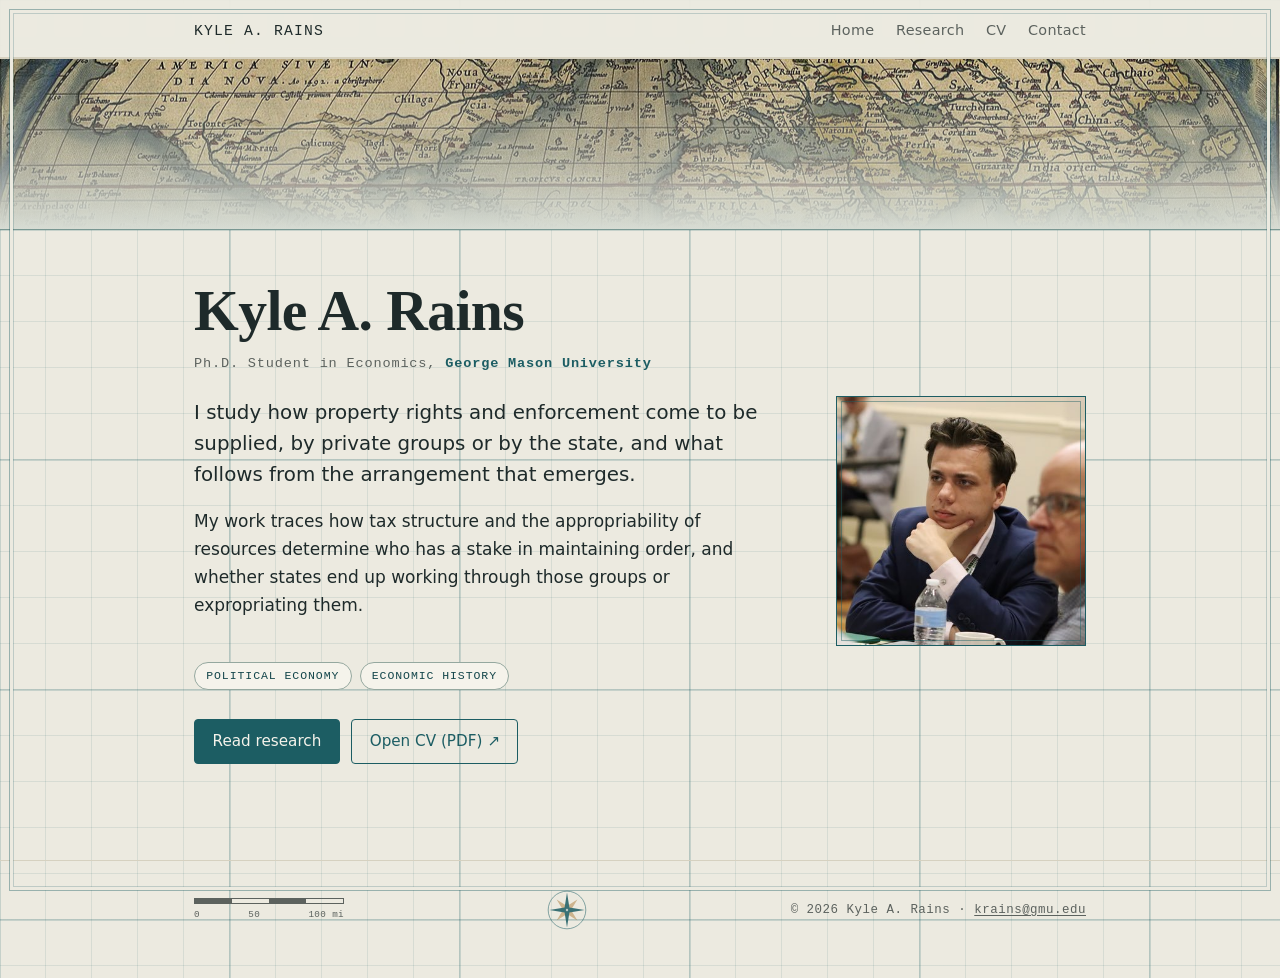
<file: index.html>
<!DOCTYPE html>
<html lang="en">
<head>
  <meta charset="UTF-8">
  <meta name="viewport" content="width=device-width, initial-scale=1.0">
  <title>Kyle A. Rains</title>
  <meta name="description" content="Kyle A. Rains is a PhD student in economics at George Mason University studying political economy and economic history — how property rights and enforcement are supplied by private groups or the state, and what follows.">
  <link rel="icon" href="/favicon.svg" type="image/svg+xml">
  <link rel="icon" type="image/png" href="/favicon.png">
  <link rel="apple-touch-icon" href="/favicon.png">
  <link rel="stylesheet" href="/style.css?v=2">
</head>
<body>

  <header class="site-header">
    <div class="wrap">
      <nav class="nav" aria-label="Primary">
        <a class="brand" href="/">Kyle&nbsp;A.&nbsp;Rains</a>
        <ul class="nav-links">
          <li><a href="/" aria-current="page">Home</a></li>
          <li><a href="/research">Research</a></li>
          <li><a href="/cv">CV</a></li>
          <li><a href="/contact">Contact</a></li>
        </ul>
      </nav>
    </div>
  </header>

  <div class="masthead" role="img" aria-label="Detail from Abraham Ortelius's 1570 world map, Typus Orbis Terrarum" title="Abraham Ortelius, Typus Orbis Terrarum (1570) · public domain"></div>

  <main>
    <div class="wrap">
      <section class="hero">
        <div class="hero-intro">
          <div class="hero-media">
            <div class="portrait-frame">
              <img src="/portrait.jpg" alt="Portrait of Kyle A. Rains" width="250" height="250">
            </div>
          </div>
          <div class="hero-text">
            <h1>Kyle A. Rains</h1>
            <p class="role">Ph.D. Student in Economics, <strong>George Mason University</strong></p>
            <p class="lead">
              I study how property rights and enforcement come to be supplied, by private
              groups or by the state, and what follows from the arrangement that emerges.
            </p>
            <p>
              My work traces how tax structure and the appropriability of resources determine
              who has a stake in maintaining order, and whether states end up working through
              those groups or expropriating them.
            </p>
            <ul class="fields">
              <li>Political Economy</li>
              <li>Economic History</li>
            </ul>
            <div class="actions">
              <a class="btn btn-primary" href="/research">Read research</a>
              <a class="btn btn-ghost" href="/cv.pdf" target="_blank" rel="noopener">Open CV (PDF) ↗</a>
            </div>
          </div>
        </div>
      </section>
    </div>
  </main>

  <footer class="site-footer">
    <div class="wrap">
      <div class="scalebar" aria-hidden="true">
        <div class="bar"><span></span><span></span><span></span><span></span></div>
        <div class="ticks"><span>0</span><span>50</span><span>100&nbsp;mi</span></div>
      </div>
      <svg class="rose" viewBox="0 0 100 100" role="img" aria-label="Compass rose">
        <circle cx="50" cy="50" r="47" fill="none" stroke="currentColor" stroke-width="1.5"></circle>
        <polygon points="76,24 60,50 76,76 50,60 24,76 40,50 24,24 50,40" fill="#A9772F" fill-opacity="0.55"></polygon>
        <polygon points="50,6 56,44 94,50 56,56 50,94 44,56 6,50 44,44" fill="currentColor"></polygon>
        <circle cx="50" cy="50" r="3" fill="#ECEAE0" stroke="currentColor" stroke-width="0.8"></circle>
      </svg>
      <span>© 2026 Kyle A. Rains · <a href="mailto:krains@gmu.edu">krains@gmu.edu</a></span>
    </div>
  </footer>

</body>
</html>
</file>
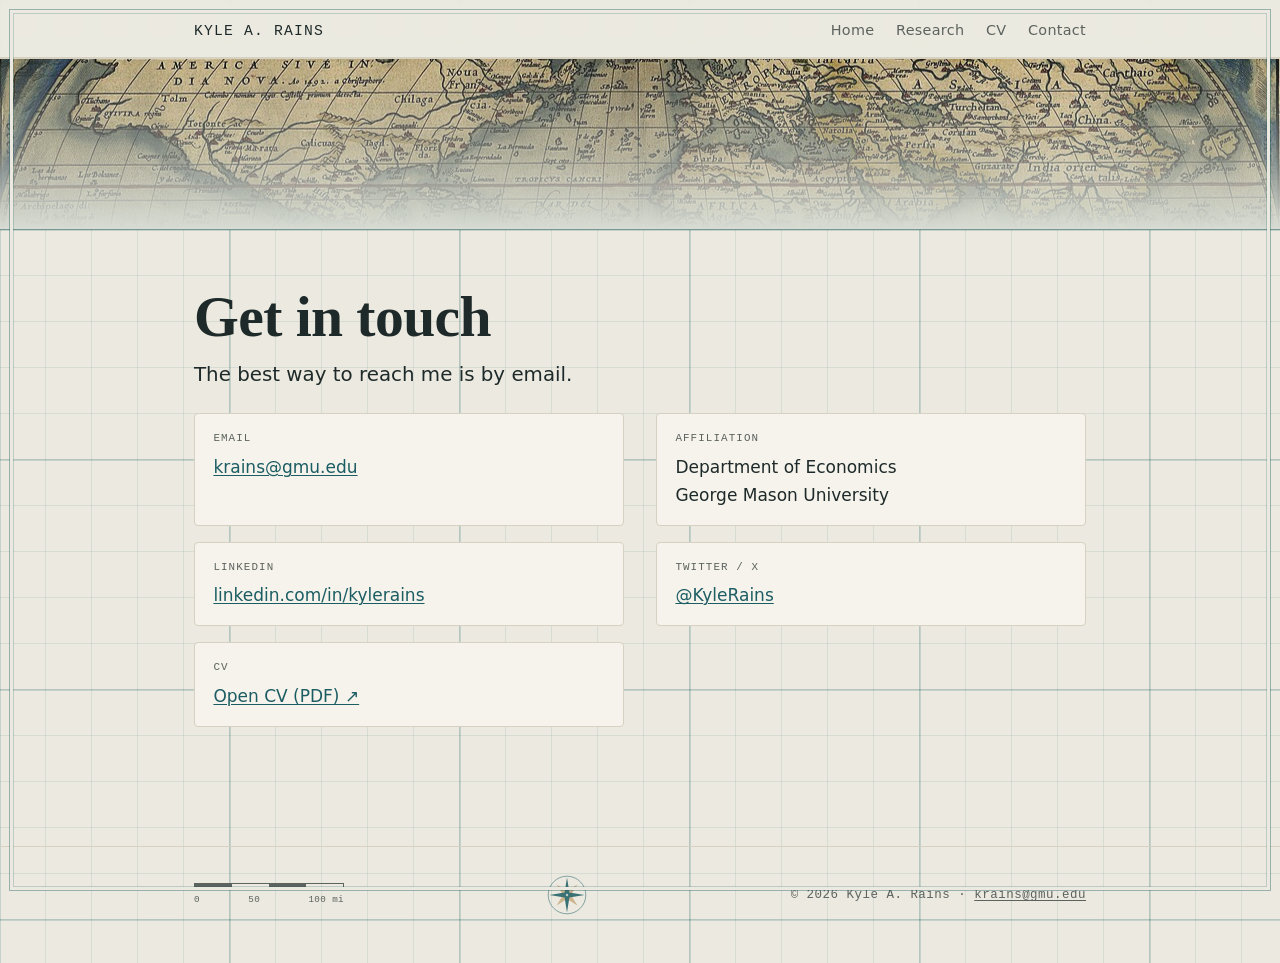
<file: contact.html>
<!DOCTYPE html>
<html lang="en">
<head>
  <meta charset="UTF-8">
  <meta name="viewport" content="width=device-width, initial-scale=1.0">
  <title>Contact — Kyle A. Rains</title>
  <meta name="description" content="Contact information for Kyle A. Rains.">
  <link rel="icon" href="/favicon.svg" type="image/svg+xml">
  <link rel="icon" type="image/png" href="/favicon.png">
  <link rel="apple-touch-icon" href="/favicon.png">
  <link rel="stylesheet" href="/style.css?v=2">
</head>
<body>

  <header class="site-header">
    <div class="wrap">
      <nav class="nav" aria-label="Primary">
        <a class="brand" href="/">Kyle&nbsp;A.&nbsp;Rains</a>
        <ul class="nav-links">
          <li><a href="/">Home</a></li>
          <li><a href="/research">Research</a></li>
          <li><a href="/cv">CV</a></li>
          <li><a href="/contact" aria-current="page">Contact</a></li>
        </ul>
      </nav>
    </div>
  </header>

  <div class="masthead" role="img" aria-label="Detail from Abraham Ortelius's 1570 world map, Typus Orbis Terrarum" title="Abraham Ortelius, Typus Orbis Terrarum (1570) · public domain"></div>

  <main>
    <div class="wrap">
      <section class="section" style="border-top:none;">
        <h1>Get in touch</h1>
        <p class="lead">The best way to reach me is by email.</p>
        <div class="contact-grid">
          <div class="contact-card">
            <p class="label">Email</p>
            <p><a href="mailto:krains@gmu.edu">krains@gmu.edu</a></p>
          </div>
          <div class="contact-card">
            <p class="label">Affiliation</p>
            <p>Department of Economics<br>George Mason University</p>
          </div>
          <div class="contact-card">
            <p class="label">LinkedIn</p>
            <p><a href="https://www.linkedin.com/in/kylerains/" rel="me">linkedin.com/in/kylerains</a></p>
          </div>
          <div class="contact-card">
            <p class="label">Twitter / X</p>
            <p><a href="https://x.com/KyleRains" rel="me">@KyleRains</a></p>
          </div>
          <div class="contact-card">
            <p class="label">CV</p>
            <p><a href="/cv.pdf" target="_blank" rel="noopener">Open CV (PDF) ↗</a></p>
          </div>
        </div>
      </section>
    </div>
  </main>

  <footer class="site-footer">
    <div class="wrap">
      <div class="scalebar" aria-hidden="true">
        <div class="bar"><span></span><span></span><span></span><span></span></div>
        <div class="ticks"><span>0</span><span>50</span><span>100&nbsp;mi</span></div>
      </div>
      <svg class="rose" viewBox="0 0 100 100" role="img" aria-label="Compass rose">
        <circle cx="50" cy="50" r="47" fill="none" stroke="currentColor" stroke-width="1.5"></circle>
        <polygon points="76,24 60,50 76,76 50,60 24,76 40,50 24,24 50,40" fill="#A9772F" fill-opacity="0.55"></polygon>
        <polygon points="50,6 56,44 94,50 56,56 50,94 44,56 6,50 44,44" fill="currentColor"></polygon>
        <circle cx="50" cy="50" r="3" fill="#ECEAE0" stroke="currentColor" stroke-width="0.8"></circle>
      </svg>
      <span>© 2026 Kyle A. Rains · <a href="mailto:krains@gmu.edu">krains@gmu.edu</a></span>
    </div>
  </footer>

</body>
</html>
</file>
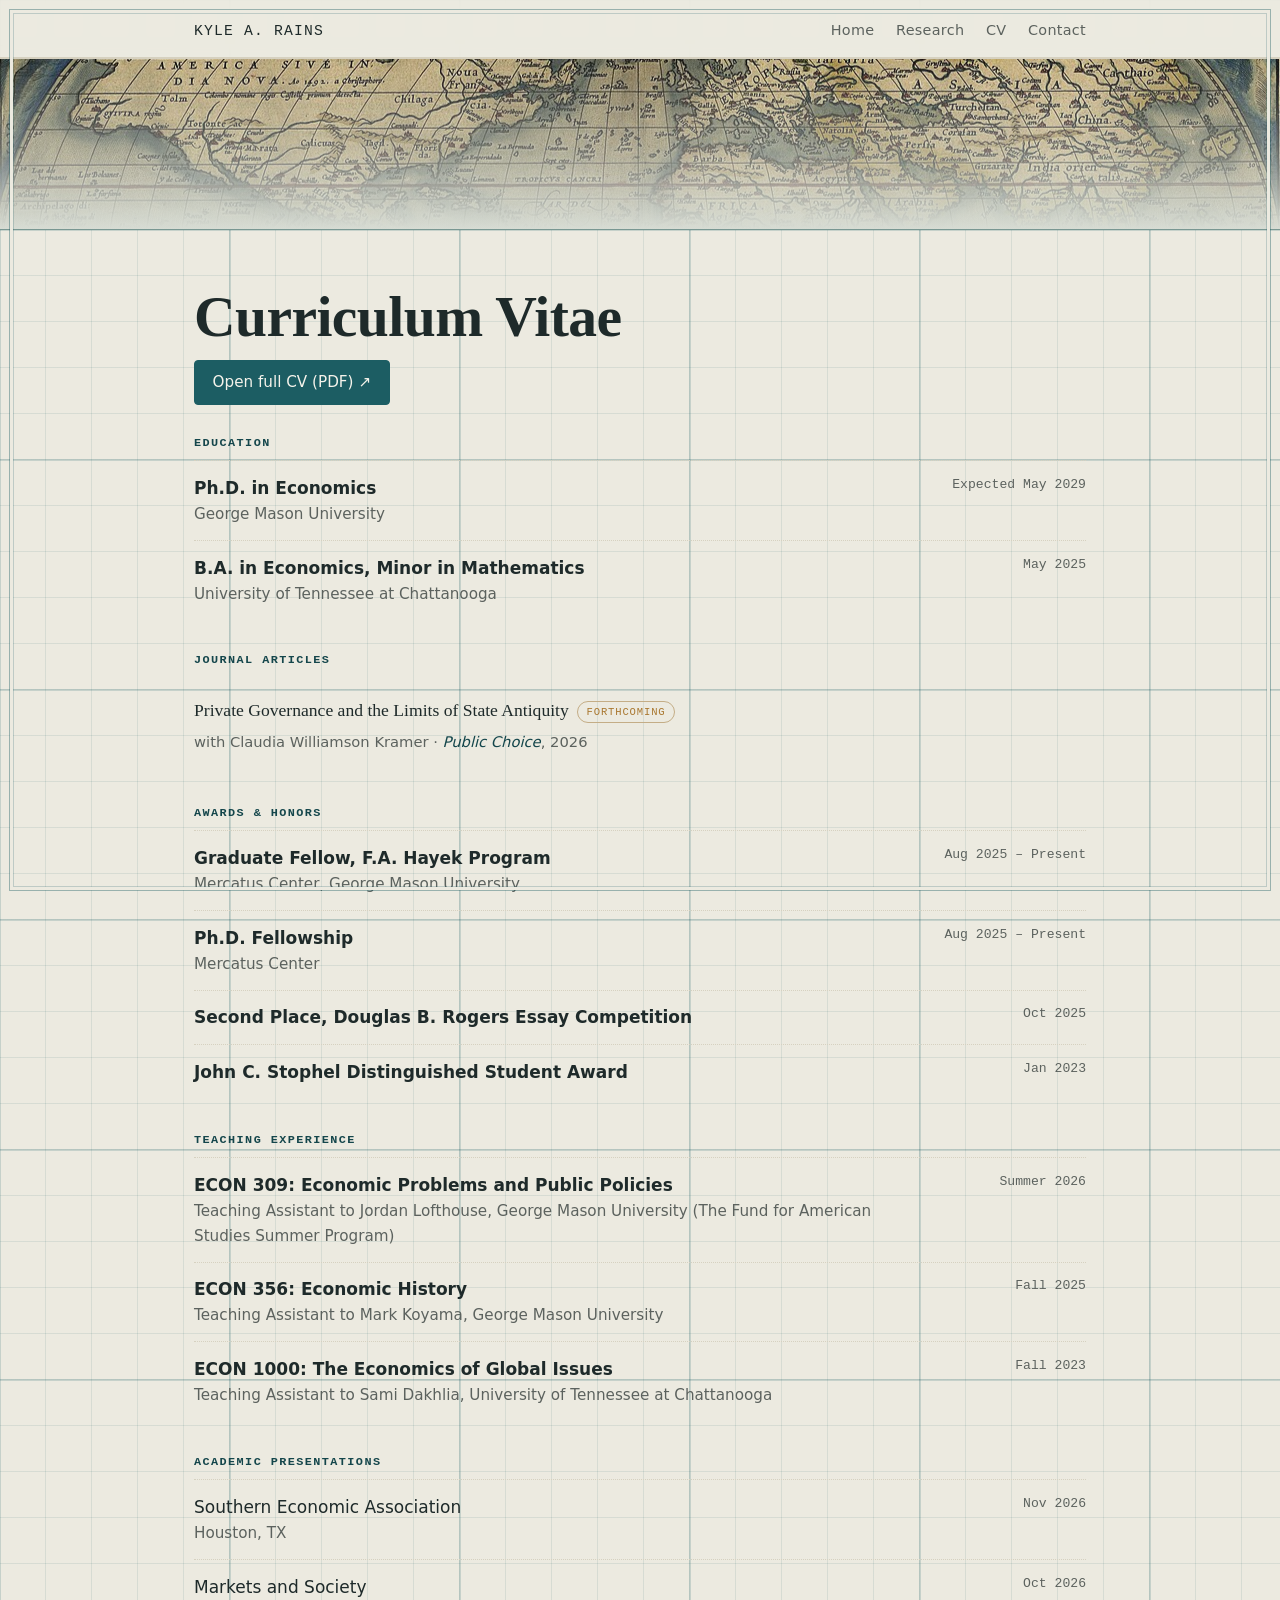
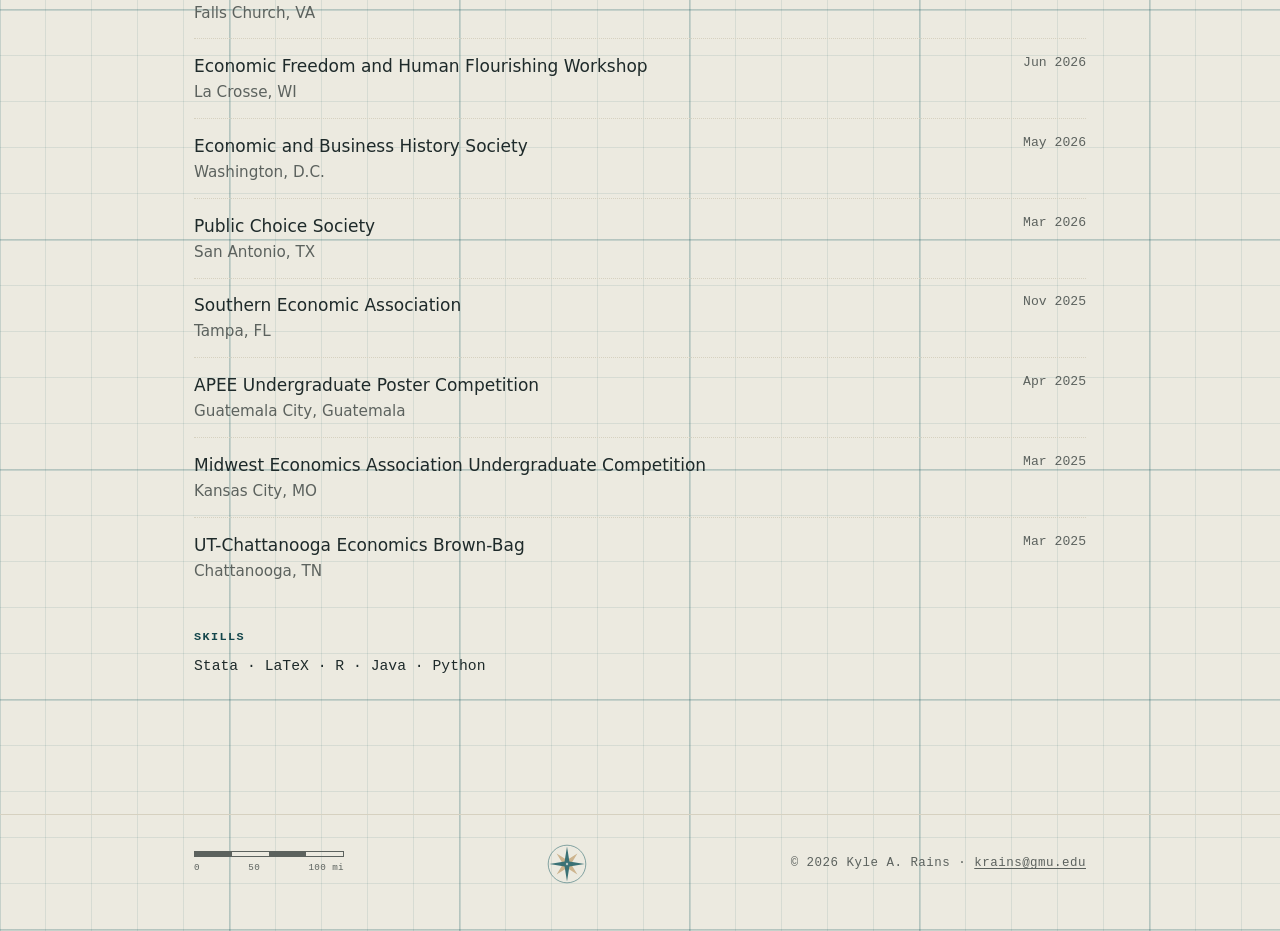
<file: cv.html>
<!DOCTYPE html>
<html lang="en">
<head>
  <meta charset="UTF-8">
  <meta name="viewport" content="width=device-width, initial-scale=1.0">
  <title>CV — Kyle A. Rains</title>
  <meta name="description" content="Curriculum vitae of Kyle A. Rains, PhD student in economics at George Mason University.">
  <link rel="icon" href="/favicon.svg" type="image/svg+xml">
  <link rel="icon" type="image/png" href="/favicon.png">
  <link rel="apple-touch-icon" href="/favicon.png">
  <link rel="stylesheet" href="/style.css?v=2">
</head>
<body>

  <header class="site-header">
    <div class="wrap">
      <nav class="nav" aria-label="Primary">
        <a class="brand" href="/">Kyle&nbsp;A.&nbsp;Rains</a>
        <ul class="nav-links">
          <li><a href="/">Home</a></li>
          <li><a href="/research">Research</a></li>
          <li><a href="/cv" aria-current="page">CV</a></li>
          <li><a href="/contact">Contact</a></li>
        </ul>
      </nav>
    </div>
  </header>

  <div class="masthead" role="img" aria-label="Detail from Abraham Ortelius's 1570 world map, Typus Orbis Terrarum" title="Abraham Ortelius, Typus Orbis Terrarum (1570) · public domain"></div>

  <main>
    <div class="wrap">
      <section class="section" style="border-top:none;">
        <h1>Curriculum Vitae</h1>
        <div class="actions" style="margin-top:0;margin-bottom:1.8rem;">
          <a class="btn btn-primary" href="/cv.pdf" target="_blank" rel="noopener">Open full CV (PDF) ↗</a>
        </div>

        <p class="subhead">Education</p>
        <div class="cv-row">
          <div class="cv-detail"><strong>Ph.D. in Economics</strong><span>George Mason University</span></div>
          <div class="cv-date">Expected May 2029</div>
        </div>
        <div class="cv-row">
          <div class="cv-detail"><strong>B.A. in Economics, Minor in Mathematics</strong><span>University of Tennessee at Chattanooga</span></div>
          <div class="cv-date">May 2025</div>
        </div>

        <p class="subhead">Journal Articles</p>
        <ul class="pub-list">
          <li class="pub">
            <p class="pub-title">Private Governance and the Limits of State Antiquity<span class="tag">Forthcoming</span></p>
            <p class="pub-meta">with Claudia Williamson Kramer · <em>Public Choice</em>, 2026</p>
          </li>
        </ul>

        <p class="subhead">Awards &amp; Honors</p>
        <div class="cv-row">
          <div class="cv-detail"><strong>Graduate Fellow, F.A. Hayek Program</strong><span>Mercatus Center, George Mason University</span></div>
          <div class="cv-date">Aug 2025 – Present</div>
        </div>
        <div class="cv-row">
          <div class="cv-detail"><strong>Ph.D. Fellowship</strong><span>Mercatus Center</span></div>
          <div class="cv-date">Aug 2025 – Present</div>
        </div>
        <div class="cv-row">
          <div class="cv-detail"><strong>Second Place, Douglas B. Rogers Essay Competition</strong></div>
          <div class="cv-date">Oct 2025</div>
        </div>
        <div class="cv-row">
          <div class="cv-detail"><strong>John C. Stophel Distinguished Student Award</strong></div>
          <div class="cv-date">Jan 2023</div>
        </div>

        <p class="subhead">Teaching Experience</p>
        <div class="cv-row">
          <div class="cv-detail"><strong>ECON 309: Economic Problems and Public Policies</strong><span>Teaching Assistant to Jordan Lofthouse, George Mason University (The Fund for American Studies Summer Program)</span></div>
          <div class="cv-date">Summer 2026</div>
        </div>
        <div class="cv-row">
          <div class="cv-detail"><strong>ECON 356: Economic History</strong><span>Teaching Assistant to Mark Koyama, George Mason University</span></div>
          <div class="cv-date">Fall 2025</div>
        </div>
        <div class="cv-row">
          <div class="cv-detail"><strong>ECON 1000: The Economics of Global Issues</strong><span>Teaching Assistant to Sami Dakhlia, University of Tennessee at Chattanooga</span></div>
          <div class="cv-date">Fall 2023</div>
        </div>

        <p class="subhead">Academic Presentations</p>
        <div class="cv-row"><div class="cv-detail">Southern Economic Association<span>Houston, TX</span></div><div class="cv-date">Nov 2026</div></div>
        <div class="cv-row"><div class="cv-detail">Markets and Society<span>Falls Church, VA</span></div><div class="cv-date">Oct 2026</div></div>
        <div class="cv-row"><div class="cv-detail">Economic Freedom and Human Flourishing Workshop<span>La Crosse, WI</span></div><div class="cv-date">Jun 2026</div></div>
        <div class="cv-row"><div class="cv-detail">Economic and Business History Society<span>Washington, D.C.</span></div><div class="cv-date">May 2026</div></div>
        <div class="cv-row"><div class="cv-detail">Public Choice Society<span>San Antonio, TX</span></div><div class="cv-date">Mar 2026</div></div>
        <div class="cv-row"><div class="cv-detail">Southern Economic Association<span>Tampa, FL</span></div><div class="cv-date">Nov 2025</div></div>
        <div class="cv-row"><div class="cv-detail">APEE Undergraduate Poster Competition<span>Guatemala City, Guatemala</span></div><div class="cv-date">Apr 2025</div></div>
        <div class="cv-row"><div class="cv-detail">Midwest Economics Association Undergraduate Competition<span>Kansas City, MO</span></div><div class="cv-date">Mar 2025</div></div>
        <div class="cv-row"><div class="cv-detail">UT-Chattanooga Economics Brown-Bag<span>Chattanooga, TN</span></div><div class="cv-date">Mar 2025</div></div>

        <p class="subhead">Skills</p>
        <p class="skills">Stata · LaTeX · R · Java · Python</p>
      </section>
    </div>
  </main>

  <footer class="site-footer">
    <div class="wrap">
      <div class="scalebar" aria-hidden="true">
        <div class="bar"><span></span><span></span><span></span><span></span></div>
        <div class="ticks"><span>0</span><span>50</span><span>100&nbsp;mi</span></div>
      </div>
      <svg class="rose" viewBox="0 0 100 100" role="img" aria-label="Compass rose">
        <circle cx="50" cy="50" r="47" fill="none" stroke="currentColor" stroke-width="1.5"></circle>
        <polygon points="76,24 60,50 76,76 50,60 24,76 40,50 24,24 50,40" fill="#A9772F" fill-opacity="0.55"></polygon>
        <polygon points="50,6 56,44 94,50 56,56 50,94 44,56 6,50 44,44" fill="currentColor"></polygon>
        <circle cx="50" cy="50" r="3" fill="#ECEAE0" stroke="currentColor" stroke-width="0.8"></circle>
      </svg>
      <span>© 2026 Kyle A. Rains · <a href="mailto:krains@gmu.edu">krains@gmu.edu</a></span>
    </div>
  </footer>

</body>
</html>
</file>
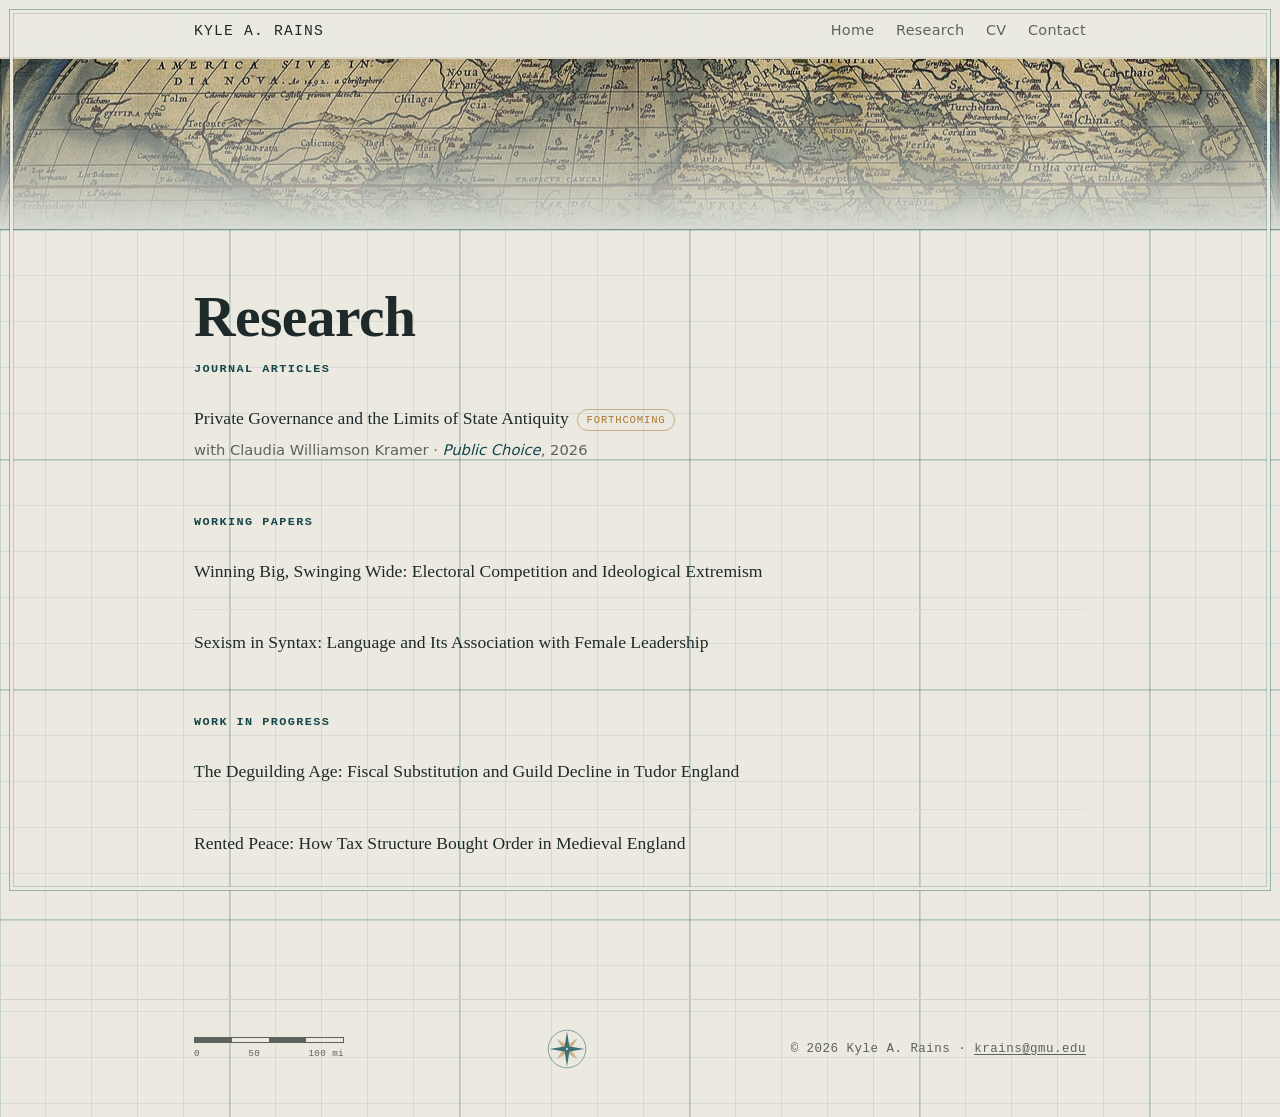
<file: research.html>
<!DOCTYPE html>
<html lang="en">
<head>
  <meta charset="UTF-8">
  <meta name="viewport" content="width=device-width, initial-scale=1.0">
  <title>Research — Kyle A. Rains</title>
  <meta name="description" content="Research by Kyle A. Rains in political economy and economic history.">
  <link rel="icon" href="/favicon.svg" type="image/svg+xml">
  <link rel="icon" type="image/png" href="/favicon.png">
  <link rel="apple-touch-icon" href="/favicon.png">
  <link rel="stylesheet" href="/style.css?v=2">
</head>
<body>

  <header class="site-header">
    <div class="wrap">
      <nav class="nav" aria-label="Primary">
        <a class="brand" href="/">Kyle&nbsp;A.&nbsp;Rains</a>
        <ul class="nav-links">
          <li><a href="/">Home</a></li>
          <li><a href="/research" aria-current="page">Research</a></li>
          <li><a href="/cv">CV</a></li>
          <li><a href="/contact">Contact</a></li>
        </ul>
      </nav>
    </div>
  </header>

  <div class="masthead" role="img" aria-label="Detail from Abraham Ortelius's 1570 world map, Typus Orbis Terrarum" title="Abraham Ortelius, Typus Orbis Terrarum (1570) · public domain"></div>

  <main>
    <div class="wrap">
      <section class="section" style="border-top:none;">
        <h1>Research</h1>

        <p class="subhead">Journal Articles</p>
        <ul class="pub-list">
          <li class="pub">
            <p class="pub-title">Private Governance and the Limits of State Antiquity<span class="tag">Forthcoming</span></p>
            <p class="pub-meta">with Claudia Williamson Kramer · <em>Public Choice</em>, 2026</p>
          </li>
        </ul>

        <p class="subhead">Working Papers</p>
        <ul class="pub-list">
          <li class="pub"><p class="pub-title">Winning Big, Swinging Wide: Electoral Competition and Ideological Extremism</p></li>
          <li class="pub"><p class="pub-title">Sexism in Syntax: Language and Its Association with Female Leadership</p></li>
        </ul>

        <p class="subhead">Work in Progress</p>
        <ul class="pub-list">
          <li class="pub"><p class="pub-title">The Deguilding Age: Fiscal Substitution and Guild Decline in Tudor England</p></li>
          <li class="pub"><p class="pub-title">Rented Peace: How Tax Structure Bought Order in Medieval England</p></li>
        </ul>
      </section>
    </div>
  </main>

  <footer class="site-footer">
    <div class="wrap">
      <div class="scalebar" aria-hidden="true">
        <div class="bar"><span></span><span></span><span></span><span></span></div>
        <div class="ticks"><span>0</span><span>50</span><span>100&nbsp;mi</span></div>
      </div>
      <svg class="rose" viewBox="0 0 100 100" role="img" aria-label="Compass rose">
        <circle cx="50" cy="50" r="47" fill="none" stroke="currentColor" stroke-width="1.5"></circle>
        <polygon points="76,24 60,50 76,76 50,60 24,76 40,50 24,24 50,40" fill="#A9772F" fill-opacity="0.55"></polygon>
        <polygon points="50,6 56,44 94,50 56,56 50,94 44,56 6,50 44,44" fill="currentColor"></polygon>
        <circle cx="50" cy="50" r="3" fill="#ECEAE0" stroke="currentColor" stroke-width="0.8"></circle>
      </svg>
      <span>© 2026 Kyle A. Rains · <a href="mailto:krains@gmu.edu">krains@gmu.edu</a></span>
    </div>
  </footer>

</body>
</html>
</file>
<file: style.css>
/* ============================================================
   Kyle A. Rains — cartographic theme
   A deliberately single, light "survey map" look:
   parchment ground, faint coordinate graticule, teal ink,
   monospace map labels. Edit colors/type in the tokens below.
   ============================================================ */

:root {
  /* palette — aged survey map */
  --paper:      #ECEAE0;   /* parchment ground              */
  --surface:    #F5F3EB;   /* raised panels                 */
  --ink:        #1E2A2A;   /* dark teal-charcoal text       */
  --muted:      #5C625E;   /* secondary text                */
  --line:       #D6D1C0;   /* contour hairlines             */
  --teal:       #1C5D63;   /* primary ink (links, headings) */
  --teal-deep:  #14464B;
  --sea:        #3E7C83;   /* lighter teal (hover)          */
  --brass:      #A9772F;   /* compass / marker accent       */
  --grid:       rgba(28, 93, 99, 0.10);   /* graticule lines */
  --grid-major: rgba(28, 93, 99, 0.18);

  --font-serif: "Iowan Old Style", "Palatino Linotype", Palatino,
                "Book Antiqua", Georgia, serif;
  --font-sans:  system-ui, -apple-system, "Segoe UI", Roboto,
                Helvetica, Arial, sans-serif;
  --font-mono:  ui-monospace, "Cascadia Code", "Cascadia Mono",
                Consolas, "SFMono-Regular", Menlo, monospace;

  --measure: 66ch;
  --radius: 4px;
}

* { box-sizing: border-box; }

html {
  -webkit-text-size-adjust: 100%;
  color-scheme: light;   /* committed single (map) theme */
  scroll-behavior: smooth;
  scroll-padding-top: 5rem;
}
@media (prefers-reduced-motion: reduce) { html { scroll-behavior: auto; } }

body {
  margin: 0;
  color: var(--ink);
  font-family: var(--font-sans);
  font-size: 1.0625rem;
  line-height: 1.65;
  -webkit-font-smoothing: antialiased;
  text-rendering: optimizeLegibility;

  /* coordinate graticule over parchment */
  background-color: var(--paper);
  background-image:
    linear-gradient(var(--grid) 1px, transparent 1px),
    linear-gradient(90deg, var(--grid) 1px, transparent 1px),
    linear-gradient(var(--grid-major) 1.5px, transparent 1.5px),
    linear-gradient(90deg, var(--grid-major) 1.5px, transparent 1.5px);
  background-size: 46px 46px, 46px 46px, 230px 230px, 230px 230px;
  background-position: -1px -1px;
}

/* map "neatline" frame around the whole page */
body::after {
  content: ""; position: fixed; inset: 9px; pointer-events: none; z-index: 40;
  border: 1px solid color-mix(in srgb, var(--teal) 40%, transparent);
  box-shadow: inset 0 0 0 3px var(--paper),
              inset 0 0 0 4px color-mix(in srgb, var(--teal) 22%, transparent);
}
@media (max-width: 640px) { body::after { inset: 5px; } }

.wrap { width: 100%; max-width: 940px; margin: 0 auto; padding: 0 1.5rem; }

/* ---- map-label helpers ---- */
.coord {
  font-family: var(--font-mono);
  text-transform: uppercase;
  letter-spacing: 0.16em;
  font-size: 0.72rem;
  color: var(--brass);
  margin: 0 0 0.9rem;
}
.coord::before { content: "◈ "; color: var(--teal); }

/* ---- header / nav ---- */
.site-header {
  position: sticky; top: 0; z-index: 20;
  background: color-mix(in srgb, var(--paper) 90%, transparent);
  backdrop-filter: saturate(140%) blur(6px);
  border-bottom: 1px solid var(--line);
  box-shadow: 0 1px 0 var(--line);   /* double neatline */
}
.nav {
  display: flex; align-items: baseline; justify-content: space-between;
  flex-wrap: wrap; gap: 0.4rem 1.25rem; padding: 0.95rem 0 0.85rem;
}
.brand {
  font-family: var(--font-mono);
  font-size: 0.92rem; letter-spacing: 0.08em; text-transform: uppercase;
  color: var(--ink); text-decoration: none; white-space: nowrap;
}
.brand:hover { color: var(--teal); }
.nav-links { display: flex; flex-wrap: wrap; gap: 0.2rem 1.35rem; list-style: none; margin: 0; padding: 0; }
.nav-links a {
  color: var(--muted); text-decoration: none; font-size: 0.9rem;
  letter-spacing: 0.02em; padding-bottom: 2px;
  border-bottom: 1.5px solid transparent; transition: color .15s, border-color .15s;
}
.nav-links a:hover { color: var(--ink); border-bottom-color: var(--brass); }

/* ---- sections ---- */
main { padding: 0 0 4rem; }
.section { padding: 3.4rem 0; border-top: 1px dashed color-mix(in srgb, var(--teal) 30%, var(--line)); }
.section:first-of-type { border-top: none; }

h1, h2, h3 { font-family: var(--font-serif); color: var(--ink); font-weight: 600; line-height: 1.14; text-wrap: balance; }
h1 { font-size: clamp(2.4rem, 6vw, 3.6rem); margin: 0 0 0.6rem; letter-spacing: -0.01em; }
h2 { font-size: 1.65rem; margin: 0 0 1.2rem; }
h3 { font-size: 1.12rem; margin: 1.6rem 0 0.3rem; }

p { max-width: var(--measure); margin: 0 0 1.05rem; }
a { color: var(--teal); text-decoration-thickness: 1px; text-underline-offset: 2px; }
a:hover { color: var(--sea); }
.lead { font-size: 1.24rem; line-height: 1.55; color: var(--ink); max-width: var(--measure); }

/* ---- hero ---- */
.hero { padding: 3rem 0 2rem; }
.hero-intro {
  display: grid;
  grid-template-columns: 1fr;
  grid-template-areas: "media" "text";
  gap: 1.6rem;
  align-items: start;
}
.hero-text { grid-area: text; }
@media (min-width: 760px) {
  .hero-intro {
    grid-template-columns: 1fr 250px;
    grid-template-areas: "text media";
    column-gap: 3rem;
    align-items: center;
  }
}
.hero .role {
  font-family: var(--font-mono); font-size: 0.85rem; letter-spacing: 0.06em;
  color: var(--muted); margin: 0 0 1.4rem;
}
.hero .role strong { color: var(--teal); font-weight: 600; }
.fields {
  display: inline-flex; flex-wrap: wrap; gap: 0.5rem; margin: 1.6rem 0 0;
  padding: 0; list-style: none;
}
.fields li {
  font-family: var(--font-mono); font-size: 0.72rem; letter-spacing: 0.08em;
  text-transform: uppercase; color: var(--teal-deep);
  border: 1px solid color-mix(in srgb, var(--teal) 35%, var(--line));
  border-radius: 100px; padding: 0.22rem 0.7rem; background: var(--surface);
}

/* framed portrait (map inset) */
.hero-media { grid-area: media; justify-self: start; width: 100%; max-width: 200px; }
@media (min-width: 760px) { .hero-media { justify-self: end; align-self: center; max-width: 250px; } }
.portrait-frame { position: relative; }
.portrait-frame img { width: 100%; aspect-ratio: 1 / 1; object-fit: cover; display: block; border: 1px solid var(--teal); }
.portrait-frame::after { content: ""; position: absolute; inset: 5px; border: 1px solid color-mix(in srgb, var(--teal) 45%, transparent); pointer-events: none; }
.portrait-cap { font-family: var(--font-mono); font-size: 0.62rem; letter-spacing: 0.1em; text-transform: uppercase; color: var(--muted); text-align: center; margin: 0.5rem 0 0; }

/* the real map — a faded strip across the top of every page */
.masthead {
  height: 172px;
  background:
    linear-gradient(color-mix(in srgb, var(--teal) 10%, transparent), color-mix(in srgb, var(--teal) 10%, transparent)),
    linear-gradient(to bottom, transparent 0%, color-mix(in srgb, var(--paper) 45%, transparent) 55%, var(--paper) 100%),
    var(--masthead-img, url("/map.jpg")) center 32% / cover no-repeat;
  border-bottom: 1px solid color-mix(in srgb, var(--teal) 50%, var(--line));
}
@media (max-width: 640px) { .masthead { height: 108px; } }

.actions { display: flex; flex-wrap: wrap; gap: 0.7rem; margin-top: 1.8rem; }
.btn {
  display: inline-flex; align-items: center; gap: 0.45rem;
  padding: 0.58rem 1.1rem; border-radius: var(--radius); font-size: 0.95rem;
  text-decoration: none; border: 1px solid var(--teal); transition: background .15s, color .15s;
}
.btn-primary { background: var(--teal); color: var(--surface); }
.btn-primary:hover { background: var(--teal-deep); color: var(--surface); }
.btn-ghost { color: var(--teal); background: transparent; }
.btn-ghost:hover { background: color-mix(in srgb, var(--teal) 10%, transparent); color: var(--teal-deep); }

/* ---- research / publication entries ---- */
.pub-list { list-style: none; margin: 0; padding: 0; }
.pub { padding: 1.15rem 0; border-top: 1px dotted var(--line); }
.pub:first-child { border-top: none; }
.pub-title { font-family: var(--font-serif); font-size: 1.1rem; margin: 0 0 0.3rem; color: var(--ink); }
.pub-meta { color: var(--muted); font-size: 0.92rem; margin: 0; }
.pub-meta em { color: var(--teal-deep); font-style: italic; }
.tag {
  display: inline-block; font-family: var(--font-mono);
  font-size: 0.66rem; letter-spacing: 0.08em; text-transform: uppercase;
  color: var(--brass); border: 1px solid color-mix(in srgb, var(--brass) 40%, var(--line));
  border-radius: 100px; padding: 0.08rem 0.55rem; margin-left: 0.5rem; vertical-align: 0.12em;
}

.subhead {
  font-family: var(--font-mono); text-transform: uppercase; letter-spacing: 0.12em;
  font-size: 0.74rem; color: var(--teal-deep); margin: 2rem 0 0.4rem; font-weight: 600;
}
.subhead:first-of-type { margin-top: 0.5rem; }

/* ---- CV rows ---- */
.cv-row {
  display: grid; grid-template-columns: 1fr; gap: 0.1rem 1.5rem;
  padding: 0.8rem 0; border-top: 1px dotted var(--line);
}
.cv-row:first-of-type { border-top: none; }
@media (min-width: 620px) { .cv-row { grid-template-columns: 1fr 11rem; } }
.cv-detail strong { font-weight: 600; }
.cv-detail span { color: var(--muted); display: block; font-size: 0.95rem; }
.cv-date {
  font-family: var(--font-mono); font-size: 0.82rem; color: var(--muted);
  font-variant-numeric: tabular-nums;
}
@media (min-width: 620px) { .cv-date { text-align: right; } }
.skills { font-family: var(--font-mono); font-size: 0.92rem; color: var(--ink); }

/* ---- contact ---- */
.contact-grid { display: grid; grid-template-columns: 1fr; gap: 1rem 2rem; margin-top: 1.4rem; }
@media (min-width: 560px) { .contact-grid { grid-template-columns: repeat(2, 1fr); } }
.contact-card { border: 1px solid var(--line); border-radius: var(--radius); padding: 1rem 1.15rem; background: var(--surface); }
.contact-card .label {
  font-family: var(--font-mono); text-transform: uppercase; letter-spacing: 0.1em;
  font-size: 0.68rem; color: var(--muted); margin: 0 0 0.3rem;
}
.contact-card a, .contact-card p { margin: 0; word-break: break-word; }

/* ---- footer ---- */
.site-footer {
  border-top: 1px solid var(--line); color: var(--muted);
  font-family: var(--font-mono); font-size: 0.78rem; letter-spacing: 0.04em;
  padding: 1.8rem 0 3rem;
}
.site-footer .wrap { display: flex; flex-wrap: wrap; gap: 0.9rem 1.5rem; justify-content: space-between; align-items: center; }
.site-footer a { color: var(--muted); }
.site-footer a:hover { color: var(--teal); }

/* map scale bar + compass motif */
.scalebar { display: flex; flex-direction: column; gap: 3px; }
.scalebar .bar { display: flex; width: 150px; height: 6px; border: 1px solid var(--muted); }
.scalebar .bar span { flex: 1; }
.scalebar .bar span:nth-child(odd) { background: var(--muted); }
.scalebar .ticks { display: flex; justify-content: space-between; width: 150px; font-size: 0.58rem; letter-spacing: 0.04em; }
.rose { width: 40px; height: 40px; color: var(--teal); opacity: 0.85; flex: none; }

/* ---- accessibility ---- */
a:focus-visible, .btn:focus-visible { outline: 2px solid var(--teal); outline-offset: 3px; border-radius: 3px; }
@media (prefers-reduced-motion: reduce) { * { transition: none !important; } }
</file>
